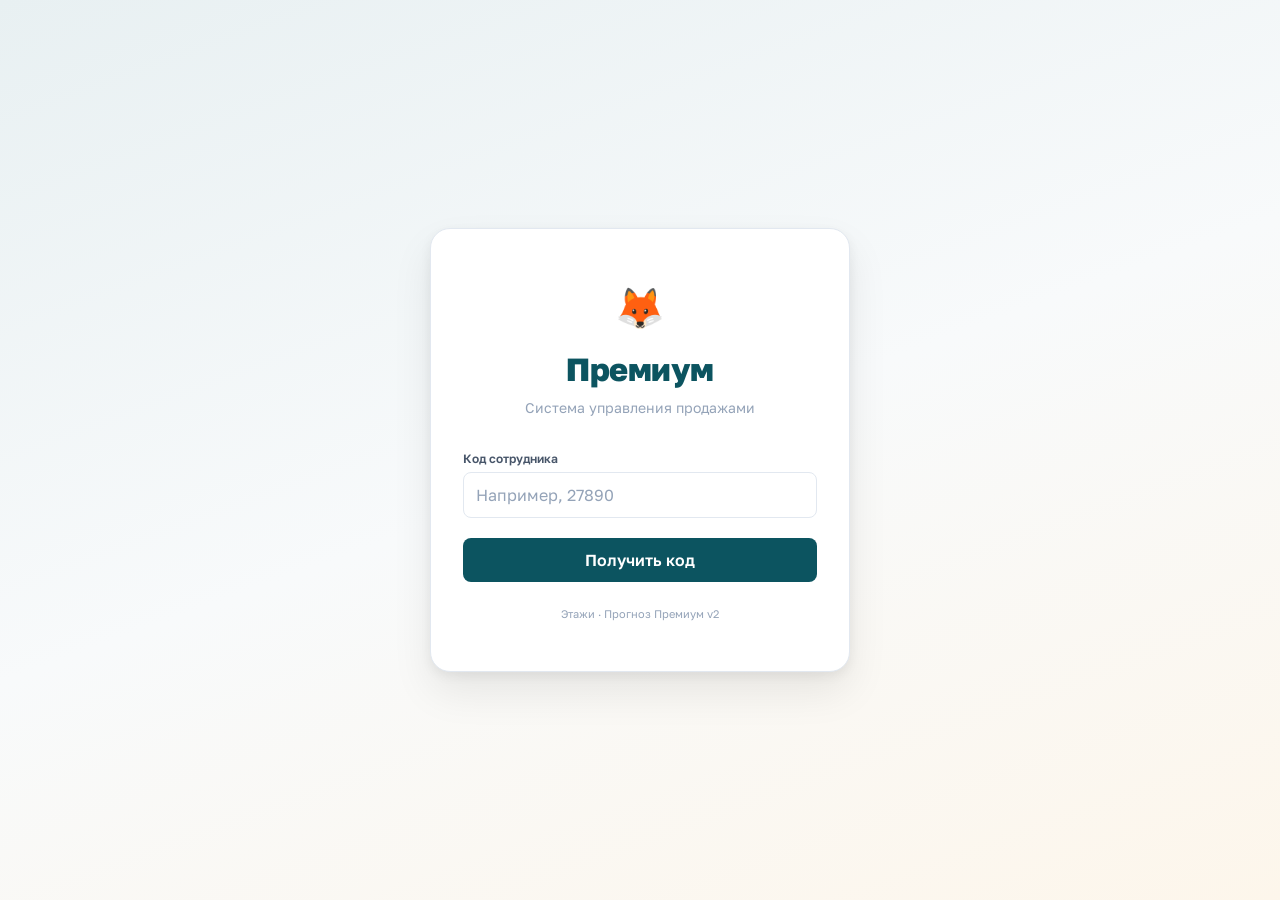
<file: index.html>
<!DOCTYPE html>
<html lang="ru">
<head>
  <meta charset="UTF-8">
  <meta name="viewport" content="width=device-width,initial-scale=1,maximum-scale=1">
  <title>Прогноз · Премиум</title>
  <script type="importmap">
  { "imports": { "https://www.gstatic.com/firebasejs/10.7.0/": "/libs/firebase/10.7.0/" } }
  </script>
  <link rel="stylesheet" href="tokens.css">
  <!-- Yandex.Metrika counter -->
  <script type="text/javascript">(function(m,e,t,r,i,k,a){m[i]=m[i]||function(){(m[i].a=m[i].a||[]).push(arguments)};m[i].l=1*new Date();for(var j=0;j<document.scripts.length;j++){if(document.scripts[j].src===r){return;}}k=e.createElement(t),a=e.getElementsByTagName(t)[0],k.async=1,k.src=r,a.parentNode.insertBefore(k,a)})(window,document,'script','https://mc.yandex.ru/metrika/tag.js?id=110734803','ym');ym(110734803,'init',{ssr:true,webvisor:true,clickmap:true,accurateTrackBounce:true,trackLinks:true});</script>
  <noscript><div><img src="https://mc.yandex.ru/watch/110734803" style="position:absolute;left:-9999px;" alt=""></div></noscript>
  <!-- /Yandex.Metrika counter -->
  <style>
    /* ============ КАРКАС ============ */
    .wrap{max-width:1024px;margin:0 auto;padding-bottom:var(--sp-8)}
    @media(max-width:640px){.wrap{padding-bottom:100px}}

    /* HERO — тёмная петроловая шапка */
    .top{background:linear-gradient(160deg,var(--petrol),var(--petrol-deep));color:#fff;padding:var(--sp-5) var(--sp-5) 22px;position:sticky;top:0;z-index:10;box-shadow:0 4px 20px rgba(7,59,67,.15)}
    .top-inner{max-width:1024px;margin:0 auto;display:flex;align-items:center;gap:var(--sp-3);flex-wrap:wrap}
    .avatar{width:44px;height:44px;border-radius:50%;background:rgba(255,255,255,.18);display:flex;align-items:center;justify-content:center;font-weight:var(--fw-eb);font-size:var(--fs-md);flex-shrink:0;backdrop-filter:blur(4px)}
    .who{flex:1;min-width:0}
    .who .role{display:inline-block;background:rgba(255,255,255,.16);border-radius:var(--r-xs);padding:2px var(--sp-2);font-weight:var(--fw-b);font-size:var(--fs-xs);margin-right:var(--sp-1);letter-spacing:.03em;text-transform:uppercase;backdrop-filter:blur(4px)}
    .who h1{font-size:var(--fs-md);font-weight:var(--fw-eb);line-height:1.2;margin:6px 0 3px;overflow:hidden;text-overflow:ellipsis;white-space:nowrap}
    .who .meta{font-size:var(--fs-xs);color:rgba(255,255,255,.72);overflow:hidden;text-overflow:ellipsis;white-space:nowrap}
    .top-actions{display:flex;gap:var(--sp-1);flex-shrink:0}
    .top-btn{background:rgba(255,255,255,.12);border:none;color:#fff;font-family:inherit;font-size:var(--fs-base);padding:var(--sp-2);border-radius:var(--r-sm);cursor:pointer;line-height:1;min-width:38px;height:38px;display:inline-flex;align-items:center;justify-content:center;transition:background var(--transition)}
    .top-btn:hover{background:rgba(255,255,255,.22)}

    /* Табы */
    .tabs{max-width:1024px;margin:0 auto;padding:0 var(--sp-3);display:flex;gap:var(--sp-1);overflow-x:auto;-webkit-overflow-scrolling:touch;background:var(--card);border-bottom:1px solid var(--line);position:sticky;top:88px;z-index:9}
    @media(max-width:640px){.tabs{top:86px}}
    .tab{flex:0 0 auto;padding:var(--sp-4) var(--sp-4);font-size:var(--fs-sm);font-weight:var(--fw-b);color:var(--muted);border:none;background:transparent;cursor:pointer;font-family:inherit;border-bottom:2px solid transparent;white-space:nowrap;transition:color var(--transition),border-color var(--transition)}
    .tab:hover{color:var(--ink)}
    .tab.on{color:var(--petrol);border-bottom-color:var(--petrol)}
    .tab .em{font-size:15px;margin-right:5px}

    /* КАРТОЧКИ */
    .card{background:var(--card);border:1px solid var(--line);border-radius:var(--r-lg);box-shadow:var(--shadow);margin:var(--sp-3);padding:var(--sp-4);transition:box-shadow var(--transition)}
    @media(min-width:900px){.card{margin:var(--sp-4)}}
    .card-h{display:flex;align-items:center;gap:var(--sp-2);margin-bottom:var(--sp-3)}
    .eyebrow{font-size:var(--fs-xs);font-weight:var(--fw-eb);letter-spacing:.05em;text-transform:uppercase;color:var(--muted)}
    .card-h .eyebrow{flex:1}
    .big{font-size:var(--fs-2xl);font-weight:var(--fw-eb);letter-spacing:-.5px;line-height:1.05}
    .row{display:flex;align-items:baseline;gap:var(--sp-3);flex-wrap:wrap}
    .stack{height:32px;background:var(--card-2);border:1px solid var(--line);border-radius:var(--r-md);overflow:hidden;display:flex;position:relative;margin-top:var(--sp-3)}
    .stack .fact{background:var(--petrol);display:flex;align-items:center;padding:0 var(--sp-3);color:#fff;font-weight:var(--fw-eb);font-size:var(--fs-sm)}

    /* Компонентные полосы */
    .comp-row{display:grid;grid-template-columns:70px 1fr auto;gap:var(--sp-3);align-items:center;margin-top:var(--sp-3);font-size:var(--fs-sm)}
    .comp-row .cn{color:var(--ink-2);font-weight:var(--fw-sb)}
    .comp-row .cv{font-weight:var(--fw-eb);white-space:nowrap;color:var(--ink);min-width:36px;text-align:right}

    /* Баннер */
    .banner{background:var(--warn-soft);border:1px solid var(--warn-line);color:var(--warn);border-radius:var(--r-md);padding:var(--sp-3) var(--sp-3);margin:var(--sp-3);font-size:var(--fs-sm);line-height:1.45}
    .banner b{color:var(--ink)}

    /* Loader / пусто */
    .loader{padding:var(--sp-8);text-align:center;color:var(--muted)}
    .empty-tab{padding:60px var(--sp-5);text-align:center;color:var(--muted);font-size:var(--fs-base)}
    .empty-tab .em{font-size:var(--fs-2xl);margin-bottom:var(--sp-3);display:block}

    /* Экран */
    .screen{display:none}
    .screen.on{display:block}

    /* Прогноз (вал/доход) карточки */
    .money-grid{display:grid;grid-template-columns:1fr 1fr;gap:var(--sp-3);margin-top:var(--sp-3)}
    @media(max-width:520px){.money-grid{grid-template-columns:1fr}}
    .money-cell{background:var(--card-2);border:1px solid var(--line);border-radius:var(--r-md);padding:var(--sp-3) var(--sp-4)}
    .money-cell.gold{background:var(--gold-soft);border-color:var(--gold-line)}
    .money-cell .lbl{font-size:var(--fs-xs);font-weight:var(--fw-eb);text-transform:uppercase;letter-spacing:.03em;color:var(--muted);margin-bottom:var(--sp-1)}
    .money-cell .val{font-size:22px;font-weight:var(--fw-eb);color:var(--ink)}
    .money-cell.gold .val{color:var(--gold)}
    .money-cell .sub{font-size:var(--fs-sm);color:var(--muted);margin-top:var(--sp-1)}

    /* Стрик badge */
    .streak-badge{display:inline-flex;align-items:center;gap:5px;background:var(--gold-soft);color:var(--gold);border:1px solid var(--gold-line);border-radius:var(--r-pill);padding:var(--sp-1) var(--sp-3);font-size:var(--fs-xs);font-weight:var(--fw-eb);margin-left:var(--sp-2)}
    .n-risk-badge{display:inline-flex;align-items:center;gap:5px;background:var(--bad-soft);color:var(--bad);border:1px solid var(--bad-line);border-radius:var(--r-pill);padding:var(--sp-1) var(--sp-3);font-size:var(--fs-xs);font-weight:var(--fw-eb);margin-left:var(--sp-2)}

    /* Воронка (кабинет партнёра, вкладки прогноз/тренер) */
    .funnel-side{border:1px solid var(--line);border-radius:var(--r-md);padding:var(--sp-3) var(--sp-3);margin-top:var(--sp-3);background:var(--card)}
    .funnel-head{display:flex;align-items:center;gap:var(--sp-2);margin-bottom:var(--sp-2)}
    .funnel-dot{width:9px;height:9px;border-radius:50%}
    .funnel-dot.buyer{background:var(--petrol)}
    .funnel-dot.seller{background:var(--ok)}
    .funnel-title{font-weight:var(--fw-eb);font-size:var(--fs-sm)}
    .funnel-stage{display:grid;grid-template-columns:1fr auto;gap:var(--sp-1);padding:var(--sp-1) 0;border-top:1px solid var(--line-2)}
    .funnel-stage:first-of-type{border-top:none}
    .funnel-stage .st-name{font-size:var(--fs-sm);font-weight:var(--fw-sb);color:var(--ink-2)}
    .funnel-stage .st-fp{font-size:var(--fs-xs);font-weight:var(--fw-eb);text-align:right}
    .funnel-stage .st-fp .fact{color:var(--ok)}
    .funnel-stage .st-fp .plan{color:var(--muted);font-weight:var(--fw-m)}
    .funnel-stage .st-bar{grid-column:1/-1;height:6px;background:var(--card-2);border-radius:3px;overflow:hidden;position:relative;margin-top:var(--sp-1)}
    .funnel-stage .st-bar>i{display:block;height:100%;border-radius:3px}
    .st-bar .st-fill-fact{background:var(--ok);position:absolute;left:0;top:0}
    .st-bar .st-fill-forecast{background:var(--warn);position:absolute;top:0}

    /* Прогноз / цикл-график */
    .cycle-bars{display:grid;grid-template-columns:repeat(6,1fr);gap:var(--sp-2);align-items:end;height:180px;margin-top:var(--sp-3)}
    .cycle-col{display:flex;flex-direction:column;align-items:center;gap:5px;height:100%}
    .cycle-col .cur-tag{font-size:9px;color:var(--petrol);text-transform:uppercase;letter-spacing:.03em;font-weight:var(--fw-eb);min-height:12px}
    .cycle-col .cur-tag.hidden{opacity:0}
    .cycle-col .bar-slot{position:relative;flex:1;width:100%;background:var(--card-2);border-radius:var(--r-xs);overflow:hidden;min-height:100px}
    .cycle-col .plan-bar{position:absolute;bottom:0;left:0;right:0;background:repeating-linear-gradient(45deg,var(--line) 0,var(--line) 4px,var(--line-2) 4px,var(--line-2) 8px);border-radius:var(--r-xs);opacity:.7}
    .cycle-col .fact-bar{position:absolute;bottom:0;left:0;right:0;background:linear-gradient(180deg,var(--ok),#15803d);border-radius:var(--r-xs);display:flex;align-items:flex-start;justify-content:center;padding-top:5px}
    .cycle-col .fcst-bar{position:absolute;left:0;right:0;background:linear-gradient(180deg,var(--petrol),var(--petrol-deep));border-radius:var(--r-xs);display:flex;align-items:flex-start;justify-content:center;padding-top:5px}
    .cycle-col .bar-lbl{color:#fff;font-size:var(--fs-xs);font-weight:var(--fw-eb);text-shadow:0 1px 2px rgba(0,0,0,.15)}
    .cycle-col .val-label{font-size:var(--fs-xs);font-weight:var(--fw-eb);color:var(--ink);text-align:center}
    .cycle-col .mon-label{font-size:var(--fs-xs);color:var(--muted);font-weight:var(--fw-b);text-transform:uppercase}
    .cycle-legend{display:flex;gap:var(--sp-3);font-size:var(--fs-xs);color:var(--muted);padding:var(--sp-3) 0 var(--sp-1);border-top:1px dashed var(--line);margin-top:var(--sp-2);flex-wrap:wrap}
    .cycle-legend i{display:inline-block;width:11px;height:11px;border-radius:2px;margin-right:5px;vertical-align:-1px}

    /* Coach */
    .weak-item{display:flex;justify-content:space-between;padding:var(--sp-2) 0;border-top:1px solid var(--line-2);font-size:var(--fs-sm)}
    .weak-item:first-of-type{border-top:none}
    .weak-item .wl{color:var(--bad);font-weight:var(--fw-sb)}
    .weak-item .wr{color:var(--muted)}

    /* Задачи (list-row) */
    .list-row{display:flex;align-items:center;gap:var(--sp-3);padding:var(--sp-3) var(--sp-3);border-bottom:1px solid var(--line-2);cursor:pointer;transition:background var(--transition)}
    .list-row:last-child{border-bottom:none}
    .list-row:hover{background:var(--card-2)}
    .list-row.overdue{background:var(--bad-soft)}
    .list-row.done{opacity:.55}
    .list-row.done .lr-title{text-decoration:line-through}
    .lr-dot{width:8px;height:8px;border-radius:50%;flex-shrink:0}
    .lr-body{flex:1;min-width:0}
    .lr-title{font-size:var(--fs-sm);font-weight:var(--fw-sb);color:var(--ink);line-height:1.3;overflow:hidden;text-overflow:ellipsis;white-space:nowrap}
    .lr-meta{font-size:var(--fs-xs);color:var(--muted);margin-top:2px;display:flex;gap:var(--sp-2);flex-wrap:wrap}
    .lr-when{font-weight:var(--fw-sb)}
    .lr-when.overdue{color:var(--bad);font-weight:var(--fw-eb)}
    .lr-when.today{color:var(--bad);font-weight:var(--fw-eb)}
    .lr-when.week{color:var(--warn);font-weight:var(--fw-b)}
    .lr-actions{display:flex;gap:var(--sp-1);flex-shrink:0}
    .lr-actions button{width:30px;height:30px;border:none;background:var(--card-2);border-radius:var(--r-sm);cursor:pointer;font-size:var(--fs-sm);display:flex;align-items:center;justify-content:center;transition:background var(--transition)}
    .lr-actions button:hover{background:var(--line)}
    .lr-actions .lr-done{background:var(--ok-soft);color:var(--ok)}
    .lr-actions .lr-done:hover{background:var(--ok-line)}

    .task-filters{display:flex;gap:var(--sp-1);flex-wrap:wrap;padding:var(--sp-3);background:var(--card-2);border-radius:var(--r-md);margin-bottom:var(--sp-3)}
    .task-filters .lf-btn{font-size:var(--fs-xs);font-weight:var(--fw-b);padding:var(--sp-1) var(--sp-3);border:none;background:var(--card);color:var(--muted);border-radius:var(--r-pill);cursor:pointer;font-family:inherit;transition:color var(--transition),background var(--transition)}
    .task-filters .lf-btn:hover{color:var(--ink)}
    .task-filters .lf-btn.on{background:var(--petrol);color:#fff}

    /* Адаптивность hero */
    @media(max-width:480px){
      .top-inner{gap:var(--sp-2)}
      .who h1{font-size:var(--fs-base)}
      .top-btn{min-width:34px;height:34px;font-size:var(--fs-sm)}
    }
  </style>
</head>
<body>
<div id="hero"></div>
<div id="tabs" class="tabs" style="display:none">
  <button class="tab on" data-tab="main"><span class="em">🏠</span>Главная</button>
  <button class="tab" data-tab="prognoz"><span class="em">📈</span>Прогноз</button>
  <button class="tab" data-tab="coach"><span class="em">🎓</span>Тренер</button>
  <button class="tab" data-tab="clients"><span class="em">👥</span>Клиенты</button>
  <button class="tab" data-tab="tasks"><span class="em">📋</span>Задачи<span id="tabBadge"></span></button>
</div>
<div class="wrap">
  <div id="banner"></div>
  <div id="screen-main" class="screen on"><div class="loader">Загрузка кабинета…</div></div>
  <div id="screen-prognoz" class="screen"></div>
  <div id="screen-coach" class="screen"></div>
  <div id="screen-clients" class="screen"></div>
  <div id="screen-tasks" class="screen"></div>
</div>

<script type="module">
import { requireAuth, logout } from './auth-guard.js';
import { getApp } from 'https://www.gstatic.com/firebasejs/10.7.0/firebase-app.js';
import { getFunctions, httpsCallable } from 'https://www.gstatic.com/firebasejs/10.7.0/firebase-functions.js';
import { openTaskDetail } from './calendar.js';
import { getDatabase } from 'https://www.gstatic.com/firebasejs/10.7.0/firebase-database.js';
import { initAssistant } from './assistant.js?v=7';

const esc = (s) => String(s ?? '').replace(/[&<>"]/g, c => ({'&':'&amp;','<':'&lt;','>':'&gt;','"':'&quot;'}[c]));
const initials = (name) => (String(name||'').trim().split(/\s+/).map(p=>p[0]||'').slice(0,2).join('') || '?').toUpperCase();
const fmtK = (n) => { n = Number(n)||0; if(n>=1e6) return (n/1e6).toFixed(1).replace('.',',')+' млн'; if(n>=1e4) return Math.round(n/1e3)+'к'; if(n>=1e3) return (n/1e3).toFixed(1).replace('.',',')+'к'; return String(Math.round(n)); };
const monShort = (ym) => { const m=['янв','фев','мар','апр','май','июн','июл','авг','сен','окт','ноя','дек']; return m[parseInt((ym||'').slice(5,7),10)-1] || ym; };

const CTX = { data: null, target: null, taskFilter: 'all' };
window.__ctx = CTX;

(async () => {
  const me = await requireAuth();
  const params = new URLSearchParams(location.search);
  const targetCode = params.get('agent') || me.code;
  CTX.target = targetCode;

  const fns = getFunctions(getApp(), 'europe-west1');
  let d;
  try {
    const res = await httpsCallable(fns, 'getDashboard')({ user_code: targetCode, view: 'partner' });
    d = res.data;
    CTX.data = d;
    // Yandex.Metrika — цель «Кабинет загружен» + параметры
    try { ym(110734803, 'reachGoal', 'cabinet_loaded'); } catch(_){}
    try { ym(110734803, 'userParams', { role: d.user?.role || 'realtor', code: targetCode }); } catch(_){}
  } catch (e) {
    document.getElementById('screen-main').innerHTML =
      `<div class="banner">Не удалось загрузить кабинет: <b>${esc(e.message || String(e))}</b></div>`;
    console.error(e);
    return;
  }

  renderHero(d);
  document.getElementById('tabs').style.display = 'flex';
  document.getElementById('banner').innerHTML = `<div class="banner">🚧 <b>Премиум v2 · этап 1.</b> Партнёрский кабинет на реальных данных общего бэка. Остальные роли и ассистент — на подходе.</div>`;
  renderMain(d);
  // Ассистент — плавающая кнопка + чат-шторка + бриф
  initAssistant(d);
  // Обновим бейджик задач
  const cntTasks = (d.tasks && d.tasks.counts) || {};
  const total = (cntTasks.today||0) + (cntTasks.expired||0);
  if (total > 0) document.getElementById('tabBadge').textContent = ' ' + total;

  // Табы
  document.querySelectorAll('.tab').forEach(t => {
    t.onclick = () => {
      document.querySelectorAll('.tab').forEach(x => x.classList.toggle('on', x === t));
      document.querySelectorAll('.screen').forEach(s => s.classList.remove('on'));
      const target = t.dataset.tab;
      document.getElementById('screen-' + target).classList.add('on');
      renderTab(target, d);
      try { ym(110734803, 'params', { tab: target }); } catch(_){}
      window.scrollTo({top: 0, behavior: 'smooth'});
    };
  });
})();

function renderHero(d) {
  const u = d.user || {};
  const roleLabel = u.role_label || 'Партнёр';
  const meta = [];
  if (u.mop_name && u.code !== u.mop_code) meta.push('Старший: ' + u.mop_name);
  if (u.stazh_label) meta.push('стаж ' + u.stazh_label);
  const showBack = new URLSearchParams(location.search).has('agent');
  const nr = d.n_risk || {};
  let streakChip = '';
  if ((nr.good_streak || 0) >= 1) {
    const g = nr.good_streak;
    streakChip = `<span class="streak-badge">🔥 ${g} ${g === 1 ? 'неделя' : g < 5 ? 'недели' : 'недель'} в плане</span>`;
  } else if ((nr.streak || 0) >= 1) {
    const s = Math.min(nr.streak, 4);
    streakChip = `<span class="n-risk-badge">Н${s}</span>`;
  }
  document.getElementById('hero').innerHTML = `
    <div class="top">
      <div class="top-inner">
        <div class="avatar">${esc(initials(u.name))}</div>
        <div class="who">
          <span class="role">${esc(roleLabel)}</span>${streakChip}
          <h1>${esc(u.name || '')}</h1>
          <div class="meta">${esc(meta.join(' · '))}</div>
        </div>
        <div class="top-actions">
          ${showBack ? '<button class="top-btn" onclick="history.back()" title="Назад">←</button>' : ''}
          <button class="top-btn" onclick="__logout()" title="Выход">⎋</button>
        </div>
      </div>
    </div>`;
}

function renderTab(name, d) {
  if (name === 'main') { if (!document.querySelector('#screen-main .card')) renderMain(d); return; }
  if (name === 'prognoz') { renderPrognozTab(d); return; }
  if (name === 'coach') { renderCoachTab(d); return; }
  if (name === 'clients') { renderClientsTab(d); return; }
  if (name === 'tasks') { renderTasksTab(d); return; }
}

// ============ ГЛАВНАЯ ============

function renderMain(d) {
  const html = [
    irCard(d),
    moneyCard(d),
    goalCard(d),
    funnelCard(d),
    svetoforCard(d),
    tasksPreviewCard(d),
  ].filter(Boolean).join('');
  document.getElementById('screen-main').innerHTML = html || '<div class="empty-tab">Данных нет</div>';
}

function irCard(d) {
  const ir = d.ir_v2 && d.ir_v2.week;
  if (!ir) return '';
  const tot = ir.ir_total ?? 0;
  const cls = tot >= 70 ? 'ok' : (tot >= 50 ? 'warn' : 'bad');
  const b = ir.breakdown || {};
  const c = (key, label) => {
    const v = (b[key] && (b[key].total ?? b[key])) ?? 0;
    const pct = Math.min(100, Math.max(0, v));
    return `<div class="comp-row">
      <div class="cn">${esc(label)}</div>
      <div class="stripe"><i style="width:${pct}%"></i></div>
      <div class="cv">${v}%</div>
    </div>`;
  };
  return `<div class="card">
    <div class="card-h">
      <span class="eyebrow">Индекс развития · неделя</span>
      <span class="pill ${cls}">${cls === 'ok' ? 'норма' : cls === 'warn' ? 'внимание' : 'риск'}</span>
    </div>
    <div class="big">${tot}%</div>
    <div class="muted" style="margin-top:4px">4 равные части: поток · горячие · задатки · вал</div>
    ${c('c1','поток')}${c('c2','горячие')}${c('c3','задатки')}${c('c4','вал')}
  </div>`;
}

function moneyCard(d) {
  const fc = d.forecast;
  if (!fc || !fc.current_month) return '';
  const cm = fc.current_month;
  const nm = fc.next_month || {};
  const factRev = cm.fact_revenue || 0;
  const fcstRev = cm.forecast_revenue || 0;
  const totalRev = cm.revenue_total || (factRev + fcstRev);
  const factInc = cm.fact_income || 0;
  return `<div class="card">
    <div class="eyebrow">${esc((cm.label||'этот месяц').toUpperCase())} · вал и доход</div>
    <div class="money-grid">
      <div class="money-cell">
        <div class="lbl">Вал · оборот</div>
        <div class="val num">${fmtK(factRev)} ₽</div>
        ${fcstRev > 0 ? `<div class="sub">+ прогноз ${fmtK(fcstRev)} → итого ${fmtK(totalRev)}</div>` : '<div class="sub">факт закрытых сделок</div>'}
      </div>
      <div class="money-cell gold">
        <div class="lbl">Доход · моя ЗП</div>
        <div class="val num">${fmtK(factInc)} ₽</div>
        <div class="sub">≈ 48% от вала</div>
      </div>
    </div>
    ${nm.revenue > 0 ? `<div class="money-grid" style="margin-top:8px">
      <div class="money-cell">
        <div class="lbl">${esc((nm.label||'след').toUpperCase())} · прогноз вала</div>
        <div class="val num">${fmtK(nm.revenue)} ₽</div>
        ${nm.target_revenue > 0 ? `<div class="sub">план ${fmtK(nm.target_revenue)} · ${nm.progress_pct}%</div>` : ''}
      </div>
      <div class="money-cell gold">
        <div class="lbl">Прогноз дохода</div>
        <div class="val num">${fmtK(nm.income)} ₽</div>
        <div class="sub">≈ 48% от прогнозного вала</div>
      </div>
    </div>` : ''}
  </div>`;
}

function goalCard(d) {
  const g = d.goal;
  const u = d.user || {};
  if (!g) return '';
  const inc = u.income_month || 0;
  const tgt = g.target_revenue_month || 0;
  const pct = tgt > 0 ? Math.min(100, Math.round(inc/tgt*100)) : 0;
  return `<div class="card">
    <div class="eyebrow">Цель по доходу</div>
    <div class="row" style="justify-content:space-between;margin-top:8px">
      <div class="big" style="color:var(--gold)">${fmtK(inc)} <span class="muted num" style="font-size:14px;font-weight:600">/ ${fmtK(tgt)} ₽</span></div>
      <span class="pill ${pct >= 90 ? 'ok' : pct >= 60 ? 'warn' : 'bad'}">${pct}%</span>
    </div>
    <div class="stack"><div class="fact" style="width:${pct}%">${pct >= 30 ? fmtK(inc) : ''}</div></div>
    <div class="muted" style="margin-top:8px">Средний доход за 12 мес vs цель${g.is_auto ? ' · авто (доход + 50к)' : ''}</div>
  </div>`;
}

function svetoforCard(d) {
  const u = d.user || {};
  const pos = u.position_in_pool ?? u.position_in_company;
  if (pos == null) return '';
  const zone = u.svetofor_zone_label || '';
  const category = u.svetofor_zone_category || '';
  return `<div class="card">
    <div class="eyebrow">Светофор</div>
    <div class="row" style="justify-content:space-between;align-items:center;margin-top:8px">
      <div class="big">#${pos}</div>
      <div style="text-align:right">
        <div style="font-size:13px;font-weight:700">${esc(zone)}</div>
        <div class="muted">${esc(category)}</div>
      </div>
    </div>
  </div>`;
}

function funnelCard(d) {
  const f = d.funnels;
  if (!f || (!f.buyer && !f.seller)) return '';
  return `<div class="card">
    <div class="eyebrow">Воронка · ${esc((d.funnels.period_label || 'месяц').toLowerCase())}</div>
    ${sideFunnel('buyer', f.buyer, 'Покупатель')}
    ${sideFunnel('seller', f.seller, 'Продавец')}
  </div>`;
}

function sideFunnel(side, fs, title) {
  if (!fs) return '';
  const stages = fs.stages || [];
  const irCls = fs.ir_status === 'green' ? 'ok' : fs.ir_status === 'yellow' ? 'warn' : 'bad';
  const stagesHtml = stages.map(st => {
    const fact = st.fact || 0;
    const plan = st.plan || 0;
    const forecast = st.forecast || 0;
    const factPct = plan > 0 ? Math.min(100, Math.round(fact/plan*100)) : (fact > 0 ? 100 : 0);
    const forecastDeltaPct = plan > 0 && forecast > fact ? Math.min(100 - factPct, Math.round((forecast-fact)/plan*100)) : 0;
    const showForecast = st.is_revenue && forecast > fact;
    const factLabel = esc(st.fact_label || String(fact));
    const planLabel = esc(st.plan_label || String(plan));
    return `<div class="funnel-stage">
      <div class="st-name">${esc(st.label || '')}${st.hint_label ? ` <span class="muted" style="font-weight:400">${esc(st.hint_label)}</span>` : ''}</div>
      <div class="st-fp"><span class="fact">${factLabel}</span> <span class="plan">/ ${planLabel}</span>${showForecast ? `<div style="font-size:10px;color:var(--warn);font-weight:700">+${fmtK(forecast-fact)}</div>` : ''}</div>
      <div class="st-bar">
        ${factPct > 0 ? `<i class="st-fill-fact" style="width:${factPct}%"></i>` : ''}
        ${forecastDeltaPct > 0 ? `<i class="st-fill-forecast" style="left:${factPct}%;width:${forecastDeltaPct}%"></i>` : ''}
      </div>
    </div>`;
  }).join('');
  return `<div class="funnel-side">
    <div class="funnel-head">
      <span class="funnel-dot ${side}"></span>
      <div class="funnel-title">${side === 'buyer' ? '🛒' : '🏠'} ${esc(title)}</div>
      <span class="pill ${irCls}" style="margin-left:auto">ИР ${fs.ir || 0}%</span>
    </div>
    ${stagesHtml}
  </div>`;
}

function tasksPreviewCard(d) {
  const g = d.tasks && d.tasks.groups;
  if (!g) return '';
  const exp = g.expired || [];
  const today = g.today || [];
  const week = g.week || [];
  if (!exp.length && !today.length && !week.length) return '';
  const grp = (arr, title, cls) => arr.length ? `<div style="font-size:11px;font-weight:800;text-transform:uppercase;color:${cls==='red'?'var(--bad)':'var(--warn)'};margin-top:${arr === exp ? '0' : '10'}px;padding:0 12px 6px">${title} · ${arr.length}</div>${arr.slice(0, 3).map(taskRow).join('')}` : '';
  return `<div class="card" style="padding:0">
    <div style="padding:14px 16px 8px;display:flex;justify-content:space-between;align-items:center">
      <span class="eyebrow">📋 Задачи</span>
      <span style="font-size:12px;color:var(--petrol);font-weight:700;cursor:pointer" onclick="__goTab('tasks')">все задачи ↗</span>
    </div>
    ${grp(exp, '⚠ Просрочено', 'red')}${grp(today, 'Сегодня', 'red')}${grp(week, 'На этой неделе', 'amber')}
  </div>`;
}

function taskRow(t) {
  const authorIcon = t.author_kind === 'self' ? '👤' : t.author_kind === 'manager' ? '👔' : '🤖';
  const overdue = t.overdue || false;
  const whenCls = overdue ? 'overdue' : (t.due_date === new Date().toISOString().slice(0,10) ? 'today' : 'week');
  const dotColor = overdue ? 'var(--bad)' : t.author_kind === 'self' ? 'var(--ok)' : t.author_kind === 'manager' ? '#4F46E5' : 'var(--petrol)';
  return `<div class="list-row ${overdue ? 'overdue' : ''}" onclick="__openTask('${esc(t.id)}',event)">
    <span class="lr-dot" style="background:${dotColor}"></span>
    <div class="lr-body">
      <div class="lr-title">${authorIcon} ${esc(t.title || '')}</div>
      <div class="lr-meta">
        <span class="lr-when ${whenCls}">${esc(t.due_label || t.due_date || 'без срока')}</span>
        ${t.author_display ? `<span>· ${esc(t.author_display)}</span>` : ''}
      </div>
    </div>
    <div class="lr-actions">
      ${t.can_complete ? `<button class="lr-done" onclick="__completeTask('${esc(t.id)}',event)" title="Выполнить">✓</button>` : ''}
    </div>
  </div>`;
}

// ============ ФАЗА 2: ВКЛАДКА ПРОГНОЗ ============

function renderPrognozTab(d) {
  const pt = d.prognoz_tab;
  const g = d.goal;
  if (!pt || !pt.monthly || !pt.monthly.length) {
    document.getElementById('screen-prognoz').innerHTML = `<div class="empty-tab"><span class="em">📈</span>Прогноз появится после месячного снапшота.</div>`;
    return;
  }
  const html = [
    prognozCycleCard(pt, d),
    prognozGoalPathCard(pt, d),
    prognozSegmentsCard(pt),
  ].filter(Boolean).join('');
  document.getElementById('screen-prognoz').innerHTML = html;
}

function prognozCycleCard(pt, d) {
  const months = pt.monthly || [];
  const mode = 'dohod';  // По ТЗ v2 — только доход
  const vals = months.map(m => ({
    ym: m.ym,
    fact: m.fact_income || 0,
    fcst: m.forecast_income || 0,
    plan: m.plan_income || 0,
    is_current: m.is_current, is_future: m.is_future, is_past: m.is_past,
  }));
  const max = Math.max(...vals.map(v => Math.max(v.fact, v.fcst, v.plan)), 1);
  const cols = vals.map(v => {
    const planH = Math.round((v.plan||0)/max*100);
    const factH = Math.round((v.fact||0)/max*100);
    const fcstH = v.fcst>0 ? Math.round(v.fcst/max*100) : 0;
    let bars = '', mainLabel = '—';
    if (v.is_past) {
      if (factH>0) bars = `<div class="fact-bar" style="height:${factH}%"><span class="bar-lbl">${fmtK(v.fact)}</span></div>`;
      mainLabel = v.fact > 0 ? fmtK(v.fact) : '—';
    } else if (v.is_current) {
      if (factH>0) bars += `<div class="fact-bar" style="height:${factH}%;border-radius:${fcstH>factH?'0':'6px'} ${fcstH>factH?'0':'6px'} 6px 6px"><span class="bar-lbl" style="font-size:10px">${fmtK(v.fact)}</span></div>`;
      if (fcstH>factH) {
        const delta = fcstH - factH;
        bars += `<div class="fcst-bar" style="bottom:${factH}%;height:${delta}%;border-radius:6px 6px ${factH>0?'0':'6px'} ${factH>0?'0':'6px'}"><span class="bar-lbl">+${fmtK(v.fcst-v.fact)}</span></div>`;
      }
      mainLabel = v.fcst>0 ? fmtK(v.fcst) : v.fact>0 ? fmtK(v.fact) : '—';
    } else if (v.is_future) {
      if (fcstH>0) bars = `<div class="fcst-bar" style="height:${fcstH}%;bottom:0"><span class="bar-lbl">${fmtK(v.fcst)}</span></div>`;
      mainLabel = v.fcst > 0 ? fmtK(v.fcst) : '—';
    }
    return `<div class="cycle-col">
      <div class="cur-tag ${v.is_current?'':'hidden'}">${v.is_current ? 'сейчас' : ''}</div>
      <div class="bar-slot">
        <div class="plan-bar" style="height:${planH}%"></div>
        ${bars}
      </div>
      <div class="val-label">${mainLabel} / ${fmtK(v.plan)}</div>
      <div class="mon-label">${monShort(v.ym)}</div>
    </div>`;
  }).join('');
  const factTotal = vals.filter(v => !v.is_future).reduce((s,v) => s+(v.fact||0), 0);
  const planTotal = vals.reduce((s,v) => s+(v.plan||0), 0);
  const fcstNext = (vals.find(v => v.is_future) || {}).fcst || 0;
  return `<div class="card">
    <div class="eyebrow">📊 Цикл 6 месяцев · доход (моя ЗП)</div>
    <div class="muted" style="margin-top:2px">Зелёное — факт закрытых сделок, синее — прогноз, штриховка — план.</div>
    <div class="cycle-bars">${cols}</div>
    <div class="cycle-legend">
      <span><i style="background:repeating-linear-gradient(45deg,var(--line) 0,var(--line) 2px,var(--line-2) 2px,var(--line-2) 4px)"></i>план / цель</span>
      <span><i style="background:linear-gradient(180deg,#22c55e,#16a34a)"></i>факт</span>
      <span><i style="background:linear-gradient(180deg,#3b82f6,#1e63d9)"></i>прогноз</span>
    </div>
    <div style="font-size:12px;margin-top:6px;color:var(--muted)">
      За цикл: <b style="color:var(--ink)">${fmtK(factTotal)}</b> из ${fmtK(planTotal)} ЗП · прогноз след: <b style="color:var(--ink)">${fmtK(fcstNext)}</b>
    </div>
  </div>`;
}

function prognozGoalPathCard(pt, d) {
  const months = pt.monthly || [];
  // Накопительный доход и путь + зверь
  const planAcc = []; const factAcc = []; let pS=0, fS=0;
  let lastCompleted = -1;
  months.forEach((m,i) => {
    pS += m.plan_income||0; planAcc.push(pS);
    if (m.is_future) { factAcc.push(null); return; }
    fS += m.fact_income||0; factAcc.push(fS);
    if (m.is_past) lastCompleted = i;
  });
  const total = planAcc[planAcc.length-1] || 1;
  // Зверь по завершённым месяцам
  let ratio = 0, idx = 0, factVal = 0;
  if (lastCompleted >= 0) {
    idx = lastCompleted;
    factVal = factAcc[idx] || 0;
    const planVal = planAcc[idx] || 1;
    ratio = planVal > 0 ? factVal/planVal : 0;
  } else {
    const today = new Date();
    const dim = new Date(today.getFullYear(), today.getMonth()+1, 0).getDate();
    const day = today.getDate();
    const curIdx = months.findIndex(m => m.is_current);
    idx = curIdx >= 0 ? curIdx : 0;
    factVal = factAcc[idx] || 0;
    const curPlan = (months[idx] && months[idx].plan_income || 0) * day / dim;
    ratio = curPlan > 0 ? factVal/curPlan : 0;
  }
  let animal, col, label;
  if (ratio >= 1.05) { animal = 'cheetah'; col = 'var(--ok)'; label = '🐆 гепард — опережаешь!'; }
  else if (ratio >= 0.85) { animal = 'hare'; col = 'var(--warn)'; label = '🐇 заяц — идёшь ровно'; }
  else { animal = 'turtle'; col = 'var(--bad)'; label = '🐢 черепаха — поднажми'; }

  const W=920, H=280, pl=44, pr=20, pt2=34, pb=38, cw=W-pl-pr, ch=H-pt2-pb, n=months.length;
  const x = i => pl + cw * i / (n-1);
  const y = v => pt2 + ch * (1 - (v||0)/total);
  let s = '';
  for (let g=0; g<=4; g++){
    const gy = pt2 + ch*g/4;
    s += `<line x1="${pl}" y1="${gy}" x2="${W-pr}" y2="${gy}" stroke="#eef0f4"/>`;
    s += `<text x="${pl-7}" y="${gy+3}" text-anchor="end" font-size="9" fill="#b4b9c5">${100-g*25}%</text>`;
  }
  months.forEach((m,i) => {
    s += `<text x="${x(i)}" y="${H-12}" text-anchor="middle" font-size="11" fill="#7a8194">${monShort(m.ym)}</text>`;
  });
  s += `<polyline points="${planAcc.map((v,i)=>`${x(i)},${y(v)}`).join(' ')}" fill="none" stroke="var(--line)" stroke-width="2.5" stroke-dasharray="6 5"/>`;
  const fpts = factAcc.map((v,i) => v == null ? null : (months[i] && (months[i].is_past || months[i].is_current) ? [x(i), y(v)] : null)).filter(Boolean);
  if (fpts.length > 1) {
    const area = `${fpts[0][0]},${y(0)} ${fpts.map(p=>p.join(',')).join(' ')} ${fpts[fpts.length-1][0]},${y(0)}`;
    s += `<polygon points="${area}" fill="#16a34a" opacity="0.10"/>`;
    s += `<polyline points="${fpts.map(p=>p.join(',')).join(' ')}" fill="none" stroke="#16a34a" stroke-width="3.5" stroke-linecap="round"/>`;
  }
  fpts.forEach(p => { s += `<circle cx="${p[0]}" cy="${p[1]}" r="5" fill="#fff" stroke="#16a34a" stroke-width="3"/>`; });
  // Прогнозная линия (синяя) от последней past через current и future
  const fpts_forecast = [];
  let baseAcc = 0, baseIdx = -1;
  months.forEach((m,i) => { if (m.is_past) { baseAcc += m.fact_income||0; baseIdx = i; }});
  if (baseIdx >= 0) fpts_forecast.push([x(baseIdx), y(baseAcc)]); else fpts_forecast.push([x(0), y(0)]);
  let accF = baseAcc;
  const curIdxLocal = months.findIndex(m => m.is_current);
  if (curIdxLocal >= 0) {
    const curFc = Math.max(months[curIdxLocal].forecast_income||0, months[curIdxLocal].fact_income||0);
    accF += curFc;
    fpts_forecast.push([x(curIdxLocal), y(accF)]);
  }
  const nextFutureIdx = months.findIndex(m => m.is_future);
  if (nextFutureIdx >= 0 && (months[nextFutureIdx].forecast_income||0) > 0) {
    accF += months[nextFutureIdx].forecast_income||0;
    fpts_forecast.push([x(nextFutureIdx), y(accF)]);
  }
  if (fpts_forecast.length > 1) {
    s += `<polyline points="${fpts_forecast.map(p=>p.join(',')).join(' ')}" fill="none" stroke="#3b82f6" stroke-width="3" stroke-linecap="round" opacity="0.85"/>`;
    for (let i = 1; i < fpts_forecast.length; i++) {
      const p = fpts_forecast[i];
      s += `<circle cx="${p[0]}" cy="${p[1]}" r="5" fill="#fff" stroke="#3b82f6" stroke-width="3"/>`;
    }
  }
  // Прогнозная позиция в светофоре
  const posBadge = (px, py, txt) => `<g transform="translate(${px},${py-12})">
    <rect x="-32" y="-14" width="64" height="18" rx="9" fill="#3b82f6"/>
    <text x="0" y="-1" text-anchor="middle" font-size="10" font-weight="800" fill="#fff">${txt}</text>
  </g>`;
  if (curIdxLocal >= 0 && fpts_forecast.length >= 2) {
    const pp = months[curIdxLocal] && months[curIdxLocal].predicted_position;
    if (pp && pp.pos) s += posBadge(fpts_forecast[1][0], fpts_forecast[1][1], `#${pp.pos}`);
  }
  if (nextFutureIdx >= 0 && fpts_forecast.length >= 3) {
    const pp = months[nextFutureIdx] && months[nextFutureIdx].predicted_position;
    if (pp && pp.pos) s += posBadge(fpts_forecast[2][0], fpts_forecast[2][1], `#${pp.pos}`);
  }
  // Зверь
  if (fpts.length > 0) {
    const last = [x(idx), y(factVal)];
    let beast = '';
    if (animal === 'cheetah') {
      beast = `<ellipse cx="0" cy="-12" rx="17" ry="9" fill="${col}"/><circle cx="15" cy="-18" r="7" fill="${col}"/><circle cx="17" cy="-19" r="1.6" fill="#fff"/>`;
    } else if (animal === 'hare') {
      beast = `<ellipse cx="0" cy="-10" rx="11" ry="13" fill="${col}"/><circle cx="0" cy="-24" r="8" fill="${col}"/><ellipse cx="-4" cy="-36" rx="3.5" ry="10" fill="${col}"/><ellipse cx="4" cy="-36" rx="3.5" ry="10" fill="${col}"/>`;
    } else {
      beast = `<ellipse cx="0" cy="-10" rx="14" ry="10" fill="${col}"/><circle cx="15" cy="-13" r="6" fill="${col}"/>`;
    }
    s += `<g transform="translate(${last[0]},${last[1]-6})">
      <g transform="translate(0,-30)">${beast}</g>
      <text x="0" y="-50" text-anchor="middle" font-size="11" font-weight="800" fill="${col}">это я!</text>
      <text x="0" y="20" text-anchor="middle" font-size="10" font-weight="600" fill="${col}">${label}</text>
    </g>`;
  }
  // Прогноз позиции подпись
  const curM = months.find(m => m.is_current);
  const nxtM = months.find(m => m.is_future);
  const curPP = curM && curM.predicted_position;
  const nxtPP = nxtM && nxtM.predicted_position;
  let posLine = '';
  if (curPP || nxtPP) {
    const parts = [];
    if (curPP) parts.push(`<b>${monShort(curM.ym)}</b>: место <b style="color:#3b82f6">#${curPP.pos}</b> <span style="color:var(--muted)">(${esc(curPP.category||'')})</span>`);
    if (nxtPP) parts.push(`<b>${monShort(nxtM.ym)}</b>: место <b style="color:#3b82f6">#${nxtPP.pos}</b> <span style="color:var(--muted)">(${esc(nxtPP.category||'')})</span>`);
    posLine = `<div style="margin-top:10px;font-size:12px;color:var(--ink);background:var(--petrol-soft);border:1px solid var(--line);border-radius:8px;padding:9px 12px">📍 <b>По прогнозу дохода твоя позиция в светофоре</b>: ${parts.join(' · ')}</div>`;
  }
  return `<div class="card">
    <div class="eyebrow">🎯 Как я иду к цели по доходу</div>
    <div class="muted" style="margin-top:2px">Накопительный доход за цикл vs плановый темп.</div>
    <div style="display:flex;gap:14px;font-size:11px;color:var(--muted);margin-top:8px;flex-wrap:wrap">
      <span><i style="display:inline-block;width:11px;height:3px;background:#16a34a;vertical-align:middle;margin-right:5px"></i>факт</span>
      <span><i style="display:inline-block;width:11px;height:3px;background:#3b82f6;vertical-align:middle;margin-right:5px"></i>прогноз (тек. мес + след.)</span>
      <span><i style="display:inline-block;width:11px;height:3px;background:var(--line);vertical-align:middle;margin-right:5px"></i>план цикла</span>
    </div>
    <svg viewBox="0 0 ${W} ${H}" style="width:100%;height:auto;margin-top:8px">${s}</svg>
    ${posLine}
  </div>`;
}

function prognozSegmentsCard(pt) {
  if (!pt.segments || !pt.segments.length) return '';
  const tot = pt.totals || {};
  const rows = pt.segments.map(s => {
    const headParts = [];
    if (s.b_deals > 0) headParts.push(`<span class="muted">🛒 покуп: <b style="color:var(--ink)">${s.b_deals}</b> · ${fmtK(s.b_revenue)} ₽</span>`);
    if (s.s_deals > 0) headParts.push(`<span class="muted">🏠 прод: <b style="color:var(--ink)">${s.s_deals}</b> · ${fmtK(s.s_revenue)} ₽</span>`);
    return `<div style="border:1px solid var(--line);border-radius:10px;padding:11px 13px;display:flex;align-items:center;gap:11px;margin-top:8px">
      <div style="flex:1;min-width:0">
        <div style="font-size:13px;font-weight:700">${esc(s.label)}</div>
        <div style="font-size:11px;margin-top:3px;display:flex;gap:11px;flex-wrap:wrap">${headParts.join('')}</div>
      </div>
      <div style="text-align:right;white-space:nowrap">
        <div style="font-size:15px;font-weight:800;color:var(--ok)">${fmtK(s.total_revenue)} ₽</div>
        <div style="font-size:10px;color:var(--muted);text-transform:uppercase">${s.total_deals} сделок</div>
      </div>
    </div>`;
  }).join('');
  return `<div class="card">
    <div class="eyebrow">💰 Сделки за цикл по сегментам</div>
    <div class="muted" style="margin-top:2px">Что закрыто за 6 мес. Доход ≈ 48% от вала.</div>
    ${rows}
    <div style="margin-top:12px;padding:11px 13px;background:var(--ok-soft);border:1px solid var(--ok-line);border-radius:10px;display:flex;justify-content:space-between;align-items:center">
      <div><div style="font-size:11px;color:var(--ok);font-weight:800;text-transform:uppercase">ИТОГО ЗА ЦИКЛ</div><div style="font-size:13px;color:var(--muted)">${tot.deals || 0} сделок</div></div>
      <div style="text-align:right"><div style="font-size:19px;font-weight:800;color:var(--ok)">${fmtK(tot.revenue||0)} ₽</div><div style="font-size:12px;color:var(--muted)">≈ ${fmtK(tot.income||0)} ЗП</div></div>
    </div>
  </div>`;
}

// ============ ФАЗА 3: ТРЕНЕР ============

function renderCoachTab(d) {
  const coach = d.coach;
  if (!coach || (!coach.buyer && !coach.seller)) {
    document.getElementById('screen-coach').innerHTML = `<div class="empty-tab"><span class="em">🎓</span>Диагностика появится после ночного расчёта.</div>`;
    return;
  }
  const html = [
    coachSide('buyer', coach.buyer, 'Покупатель', '🛒'),
    coachSide('seller', coach.seller, 'Продавец', '🏠'),
    aiCoachCard(d),
  ].filter(Boolean).join('');
  document.getElementById('screen-coach').innerHTML = html || '<div class="empty-tab">Данных нет</div>';
}

function coachSide(side, c, title, emoji) {
  if (!c) return '';
  const rec = c.recommendation_for_realtor || c.variant_data?.recommendation_for_realtor || '';
  const weak = (c.weak_points || []).map(w => `<div class="weak-item">
    <span class="wl">⚠ ${esc(w.bit_label || w.bit_key || '')}</span>
    <span class="wr">${esc(w.actual || '')} / порог ${esc(w.threshold || '')}</span>
  </div>`).join('');
  return `<div class="card">
    <div class="card-h">
      <span class="eyebrow">${emoji} ${esc(title)}</span>
    </div>
    ${rec ? `<div style="font-size:13px;margin-top:6px;padding:10px 12px;background:var(--petrol-soft);border-radius:8px;line-height:1.5">💡 ${esc(rec)}</div>` : ''}
    ${weak ? `<div style="margin-top:10px">${weak}</div>` : '<div class="muted" style="margin-top:8px">Слабых мест не найдено.</div>'}
  </div>`;
}

function aiCoachCard(d) {
  const ai = d.ai_coach;
  if (!ai || (!ai.coach_text && !ai.motivator_text)) return '';
  return `<div class="card" style="background:linear-gradient(150deg,var(--petrol-soft),#F1F6F7);border-color:var(--petrol-soft)">
    <div class="eyebrow" style="color:var(--petrol)">✨ ИИ-тренер</div>
    ${ai.motivator_text ? `<div style="font-size:13px;line-height:1.55;margin-top:6px">${esc(ai.motivator_text)}</div>` : ''}
    ${ai.coach_text ? `<div style="font-size:13px;line-height:1.55;margin-top:10px;color:var(--ink-2)">${esc(ai.coach_text)}</div>` : ''}
    ${ai.generated_at ? `<div class="muted" style="margin-top:8px;font-size:10.5px">Сгенерировано ${new Date(ai.generated_at).toLocaleDateString('ru-RU')} · ${esc(ai.model || 'YandexGPT')}</div>` : ''}
  </div>`;
}

// ============ ФАЗА 4: КЛИЕНТЫ (заглушка Coming Soon 01.09) ============

function renderClientsTab(d) {
  document.getElementById('screen-clients').innerHTML = `
    <div class="card" style="text-align:center;padding:40px 20px">
      <div style="font-size:44px;margin-bottom:16px">✨</div>
      <div style="font-size:11px;font-weight:800;color:var(--gold);background:var(--gold-soft);display:inline-block;padding:6px 12px;border-radius:999px;margin-bottom:14px">Coming Soon · 01.09.2026</div>
      <div style="font-size:18px;font-weight:800;margin-bottom:10px">👥 База клиентов</div>
      <div class="muted" style="max-width:400px;margin:0 auto">Полный список клиентов с историей, статусами и подсказками ИИ. Подтянем из CRM «Этажей».</div>
    </div>`;
}

// ============ ФАЗА 5: ЗАДАЧИ ============

function renderTasksTab(d) {
  const tasks = d.tasks || {};
  const groups = tasks.groups || {};
  const all = [
    ...(groups.expired || []).map(t => ({...t, _bucket: 'expired'})),
    ...(groups.today || []).map(t => ({...t, _bucket: 'today'})),
    ...(groups.week || []).map(t => ({...t, _bucket: 'week'})),
    ...(groups.later || []).map(t => ({...t, _bucket: 'later'})),
  ];
  const done = (groups.done_recent || []).map(t => ({...t, _bucket: 'done'}));

  const filter = CTX.taskFilter || 'all';
  let filtered;
  if (filter === 'overdue') filtered = all.filter(t => t._bucket === 'expired');
  else if (filter === 'today') filtered = all.filter(t => t._bucket === 'today');
  else if (filter === 'week') filtered = all.filter(t => t._bucket === 'week');
  else if (filter === 'later') filtered = all.filter(t => t._bucket === 'later');
  else if (filter === 'done') filtered = done;
  else filtered = all;

  const cnts = {
    all: all.length,
    overdue: (groups.expired || []).length,
    today: (groups.today || []).length,
    week: (groups.week || []).length,
    later: (groups.later || []).length,
    done: done.length,
  };

  const filterBtn = (val, label, count) => `<button class="lf-btn ${filter===val?'on':''}" onclick="__setTaskFilter('${val}')">${label}${count!=null?` <span style="opacity:.7">${count}</span>`:''}</button>`;

  const rows = filtered.length
    ? filtered.map(taskRow).join('')
    : `<div class="empty-tab" style="padding:40px">🎉 Нет задач по этому фильтру.</div>`;

  document.getElementById('screen-tasks').innerHTML = `
    <div class="card" style="padding:12px">
      <div class="task-filters">
        ${filterBtn('all','Все',cnts.all)}
        ${cnts.overdue ? filterBtn('overdue','⚠ Просрочено',cnts.overdue) : ''}
        ${filterBtn('today','Сегодня',cnts.today)}
        ${filterBtn('week','Неделя',cnts.week)}
        ${cnts.later ? filterBtn('later','Позже',cnts.later) : ''}
        ${filterBtn('done','Выполнено',cnts.done)}
      </div>
      <div>${rows}</div>
    </div>`;
}

window.__setTaskFilter = (f) => {
  CTX.taskFilter = f;
  renderTasksTab(CTX.data);
};

window.__goTab = (name) => {
  const t = document.querySelector(`.tab[data-tab="${name}"]`);
  if (t) t.click();
};

window.__openTask = async (taskId, ev) => {
  if (ev) ev.stopPropagation();
  try {
    const db = getDatabase(getApp());
    await openTaskDetail({ db, ownerCode: CTX.target, taskId });
  } catch (e) { console.error(e); alert('Не удалось открыть задачу: ' + (e.message || e)); }
};

window.__completeTask = async (taskId, ev) => {
  if (ev) ev.stopPropagation();
  const btn = ev && ev.target && ev.target.closest && ev.target.closest('button');
  const row = ev && ev.target && ev.target.closest && ev.target.closest('.list-row');
  if (btn) { btn.disabled = true; btn.textContent = '…'; }
  try {
    const fns = getFunctions(getApp(), 'europe-west1');
    await httpsCallable(fns, 'updateTaskStatus')({ task_id: taskId, status: 'done' });
    try { ym(110734803, 'reachGoal', 'task_done'); } catch(_){}
    if (row) { row.style.transition = 'opacity .2s'; row.style.opacity = '0'; setTimeout(() => row.remove(), 250); }
  } catch (e) {
    alert('Не удалось: ' + (e.message || e));
    if (btn) { btn.disabled = false; btn.textContent = '✓'; }
  }
};

window.__logout = async () => { await logout(); };
</script>
</body>
</html>
</file>
<file: tokens.css>
/* ============================================================
   Премиум v2 — дизайн-система (обновлённая 2026-07-13)
   Единственный источник правды для цветов/шрифтов/отступов/теней.
   ============================================================ */

/* --- Google Fonts (Golos Text 400–800) --- */
@import url('https://fonts.googleapis.com/css2?family=Golos+Text:wght@400;500;600;700;800&display=swap');

:root {
  /* === Палитра: «Петроль обновлённый» === */
  --paper:       #F8FAFB;
  --card:        #FFFFFF;
  --card-2:      #F1F4F6;

  --ink:         #0F172A;   /* Slate-900 — глубокий чёрный */
  --ink-2:       #475569;   /* Slate-600 — вторичный текст */
  --muted:       #94A3B8;   /* Slate-400 — третичный/отключённый */

  --line:        #E2E8F0;   /* Slate-200 — основные границы */
  --line-2:      #F1F5F9;   /* Slate-100 — тонкие разделители */

  /* Бренд */
  --petrol:      #0C5460;
  --petrol-deep: #073B43;
  --petrol-soft: #E8F0F2;

  /* Акцент (доход/вал) */
  --gold:        #C4841D;
  --gold-soft:   #FDF6EB;
  --gold-line:   #F0D5A8;

  /* Статусы */
  --ok:          #16A34A;
  --ok-soft:     #ECFDF5;
  --ok-line:     #BBF7D0;

  --warn:        #D97706;
  --warn-soft:   #FFFBEB;
  --warn-line:   #FDE68A;

  --bad:         #DC2626;
  --bad-soft:    #FEF2F2;
  --bad-line:    #FECACA;

  /* === Тени (3 уровня) === */
  --shadow-sm:   0 1px 2px rgba(0,0,0,.03);
  --shadow:      0 1px 3px rgba(0,0,0,.04), 0 6px 16px rgba(0,0,0,.06);
  --shadow-lg:   0 4px 12px rgba(0,0,0,.06), 0 20px 40px rgba(0,0,0,.08);

  /* === Радиусы === */
  --r-xs:   6px;
  --r-sm:   8px;
  --r-md:  12px;
  --r-lg:  16px;
  --r-xl:  20px;
  --r-pill: 999px;

  /* === Отступы === */
  --sp-1:   4px;
  --sp-2:   8px;
  --sp-3:  12px;
  --sp-4:  16px;
  --sp-5:  20px;
  --sp-6:  24px;
  --sp-7:  32px;
  --sp-8:  48px;

  /* === Шрифт: размеры === */
  --fs-xs:  11px;
  --fs-sm:  12px;
  --fs-base:14px;
  --fs-md:  16px;
  --fs-lg:  20px;
  --fs-xl:  24px;
  --fs-2xl: 32px;

  /* === Шрифт: веса === */
  --fw-r:   400;
  --fw-m:   500;
  --fw-sb:  600;
  --fw-b:   700;
  --fw-eb:  800;

  /* === Переходы === */
  --ease:    cubic-bezier(.4,0,.2,1);
  --dur:     0.2s;
  --transition: var(--dur) var(--ease);
}

/* === Базовые стили === */
* { box-sizing: border-box; margin: 0; padding: 0 }

body {
  font-family: 'Golos Text', 'Inter', -apple-system, system-ui, sans-serif;
  background: var(--paper);
  color: var(--ink);
  font-size: var(--fs-base);
  line-height: 1.5;
  -webkit-font-smoothing: antialiased;
}

/* === Утилиты === */
.num     { font-variant-numeric: tabular-nums }
.muted   { color: var(--muted); font-size: var(--fs-sm) }
button   { font-family: inherit; cursor: pointer }
a        { color: var(--petrol); text-decoration: none }
img      { max-width: 100%; display: block }

/* === Карточки === */
.card {
  background: var(--card);
  border: 1px solid var(--line);
  border-radius: var(--r-lg);
  box-shadow: var(--shadow);
  padding: var(--sp-4);
}

/* === Пills / бейджи === */
.pill {
  display: inline-flex;
  align-items: center;
  gap: var(--sp-1);
  padding: 2px var(--sp-2);
  border-radius: var(--r-pill);
  font-size: var(--fs-xs);
  font-weight: var(--fw-eb);
  letter-spacing: 0.03em;
  line-height: 1.4;
}
.pill.ok   { background: var(--ok-soft);   color: var(--ok) }
.pill.warn { background: var(--warn-soft); color: var(--warn) }
.pill.bad  { background: var(--bad-soft);  color: var(--bad) }

/* === Кнопки === */
.btn {
  display: inline-flex;
  align-items: center;
  justify-content: center;
  gap: var(--sp-2);
  padding: var(--sp-2) var(--sp-4);
  border-radius: var(--r-sm);
  font-size: var(--fs-sm);
  font-weight: var(--fw-sb);
  border: none;
  cursor: pointer;
  transition: background var(--transition), opacity var(--transition);
}
.btn-primary {
  background: var(--petrol);
  color: #fff;
}
.btn-primary:hover { background: var(--petrol-deep) }
.btn-ghost {
  background: transparent;
  color: var(--ink-2);
  border: 1px solid var(--line);
}
.btn-ghost:hover { background: var(--card-2) }

/* === Прогресс-бары === */
.bar {
  height: 6px;
  border-radius: 3px;
  background: var(--card-2);
  overflow: hidden;
}
.bar > i {
  display: block;
  height: 100%;
  border-radius: 3px;
  transition: width 0.4s var(--ease);
}
.bar > i.ok   { background: var(--ok) }
.bar > i.warn { background: var(--warn) }
.bar > i.bad  { background: var(--bad) }
</file>
